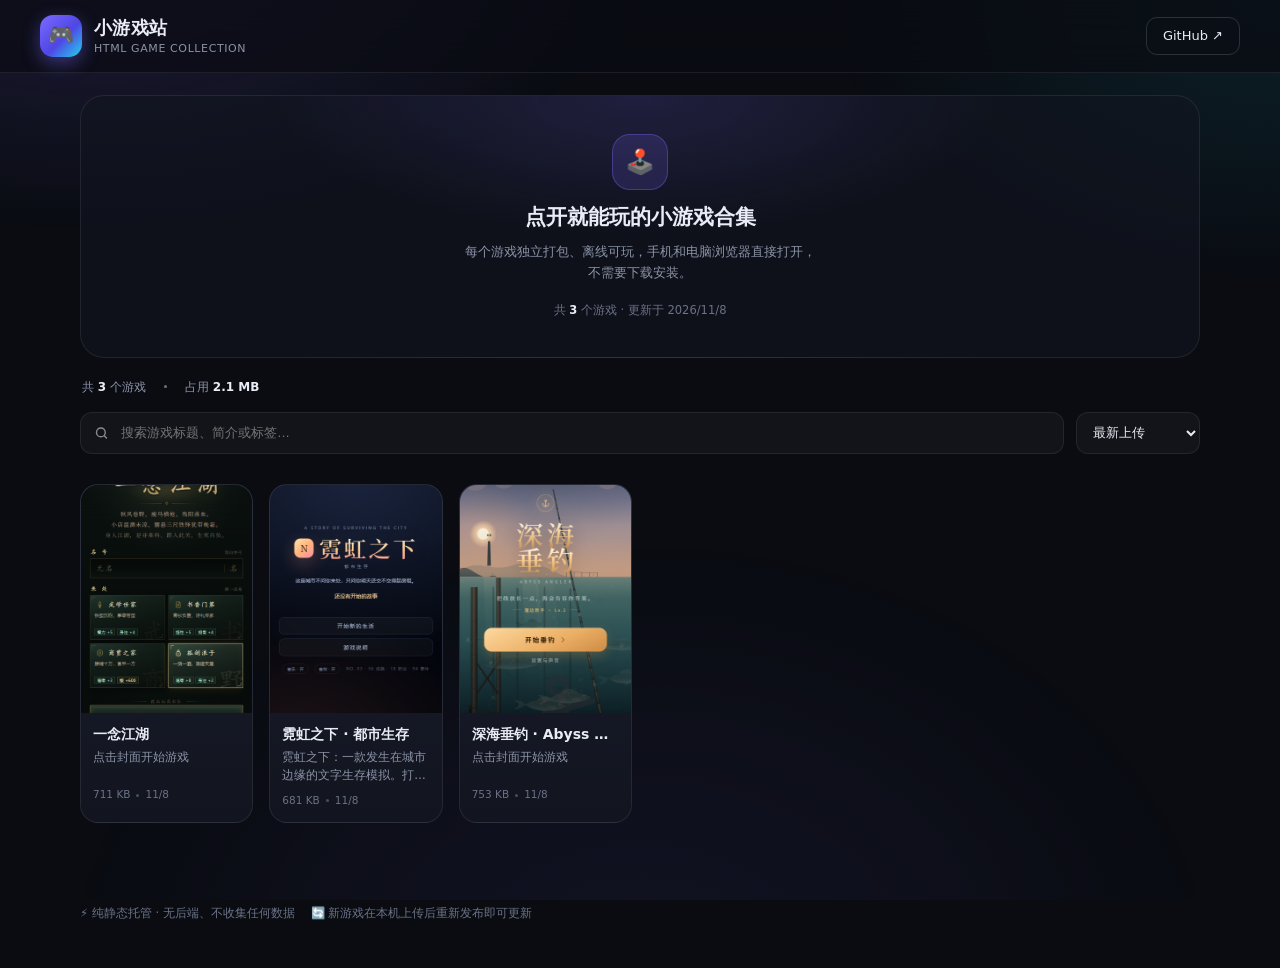
<file: index.html>
<!doctype html>
<html lang="zh-CN">
<head>
<meta charset="utf-8">
<meta name="viewport" content="width=device-width,initial-scale=1,viewport-fit=cover">
<title>小游戏站 · HTML 游戏合集</title>
<meta name="description" content="点开就能玩的 HTML 小游戏合集，手机和电脑都能直接打开。">
<link rel="icon" href="favicon.svg">
<link rel="stylesheet" href="style.css">
<link rel="stylesheet" href="static.css">
</head>
<body>
  <header class="topbar">
    <div class="brand">
      <div class="logo">🎮</div>
      <div>
        <h1>小游戏站</h1>
        <p class="sub">HTML GAME COLLECTION</p>
      </div>
    </div>
    <div class="top-actions">
      <a class="btn ghost" id="repo-link" href="#" target="_blank" rel="noopener" hidden>GitHub ↗</a>
    </div>
  </header>

  <main>
    <section class="hero static-hero">
      <div class="hero-icon">🕹️</div>
      <h2>点开就能玩的小游戏合集</h2>
      <p>每个游戏独立打包、离线可玩，手机和电脑浏览器直接打开，<br>不需要下载安装。</p>
      <div class="hint" id="static-hint">正在加载…</div>
    </section>

    <div class="stats" id="stats"></div>

    <div class="toolbar" id="toolbar" hidden>
      <div class="search-wrap">
        <svg width="15" height="15" viewBox="0 0 24 24" fill="none" stroke="currentColor" stroke-width="2.2" stroke-linecap="round"><circle cx="11" cy="11" r="7"></circle><path d="m20 20-3.2-3.2"></path></svg>
        <input class="search" id="search" type="search" placeholder="搜索游戏标题、简介或标签…" autocomplete="off">
      </div>
      <select class="select" id="sort" title="排序">
        <option value="new">最新上传</option>
        <option value="old">最早上传</option>
        <option value="name">名称 A → Z</option>
        <option value="size">文件从大到小</option>
      </select>
    </div>

    <div class="tags" id="tags" hidden></div>

    <section class="grid" id="grid"></section>

    <div class="empty" id="empty" hidden></div>
  </main>

  <footer>
    <div class="tips">
      <span>⚡ 纯静态托管 · 无后端、不收集任何数据</span>
      <span>🔄 新游戏在本机上传后重新发布即可更新</span>
    </div>
  </footer>

  <script>window.__SITE__ = {"title":"小游戏站","repoUrl":"https://github.com/dfqy114/mini-games","builtAt":"2026-11-08T05:51:39.059Z","count":3};</script>
  <script>window.__GAMES__ = [{"id":"65bf2510qw6n","title":"一念江湖","desc":"","tags":[],"size":727627,"fileCount":1,"uploadedAt":1794108279460,"cover":"covers/65bf2510qw6n.png","play":"play/65bf2510qw6n.html","src":"../g/65bf2510qw6n/index.html"},{"id":"6d66396fqtoe","title":"霓虹之下 · 都市生存","desc":"霓虹之下：一款发生在城市边缘的文字生存模拟。打工、学习、吃饭、租房、开店，在霓虹灯下活出自己的结局。","tags":[],"size":697007,"fileCount":1,"uploadedAt":1794108276166,"cover":"covers/6d66396fqtoe.png","play":"play/6d66396fqtoe.html","src":"../g/6d66396fqtoe/index.html"},{"id":"e4396e9cqqcr","title":"深海垂钓 · Abyss Angler","desc":"","tags":[],"size":771166,"fileCount":1,"uploadedAt":1794108271860,"cover":"covers/e4396e9cqqcr.png","play":"play/e4396e9cqqcr.html","src":"../g/e4396e9cqqcr/index.html"}];</script>
  <script src="static-app.js"></script>
</body>
</html>
</file>
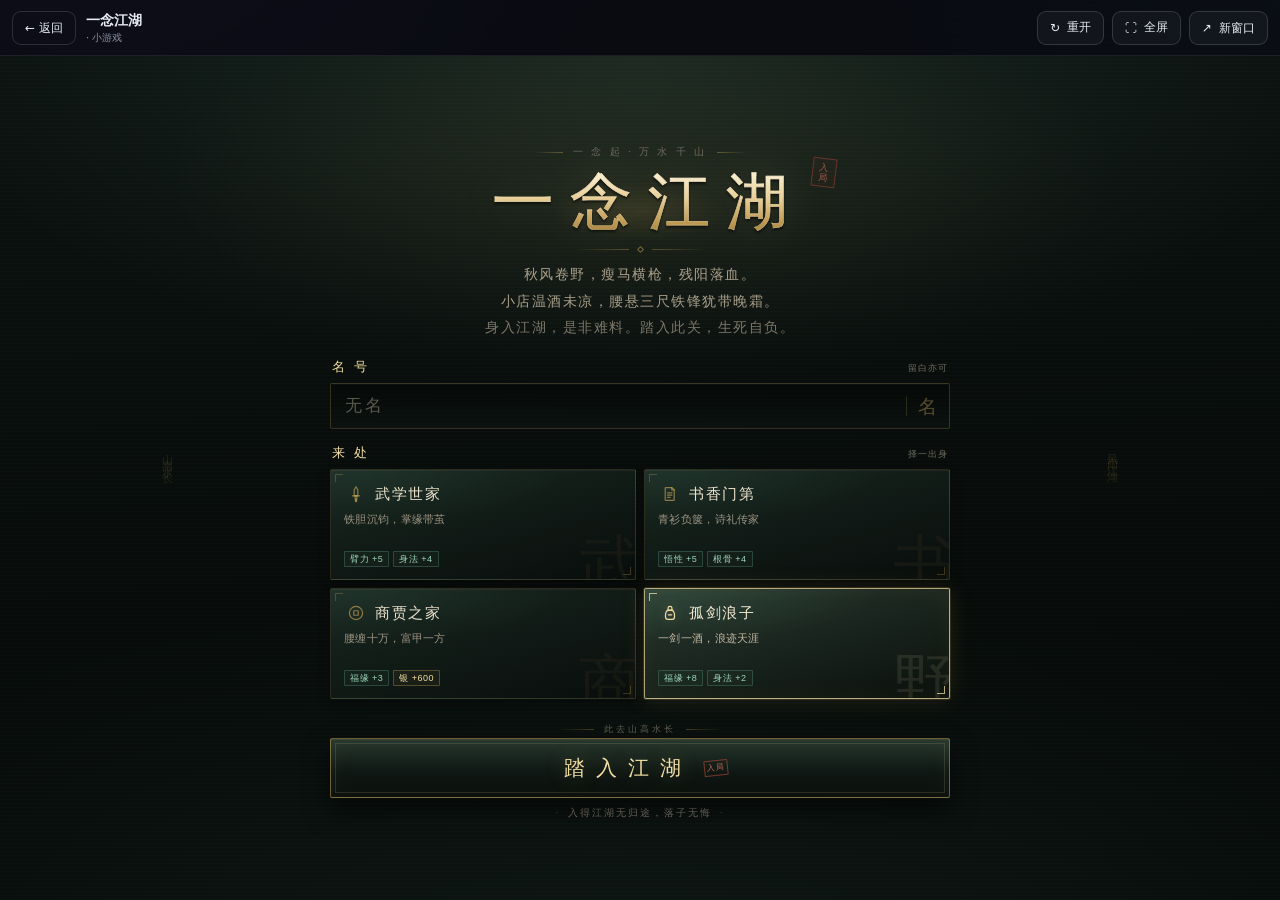
<file: play/65bf2510qw6n.html>
<!doctype html>
<html lang="zh-CN">
<head>
<meta charset="utf-8">
<meta name="viewport" content="width=device-width,initial-scale=1,viewport-fit=cover">
<title>游玩 · 小游戏站</title>
<meta name="description" content="HTML 小游戏，点开即玩。">
<link rel="icon" href="../favicon.svg">
<link rel="stylesheet" href="../style.css">
</head>
<body class="play-mode">
  <header class="playbar">
    <a class="btn ghost back" href="../" title="返回游戏列表">← 返回</a>
    <div class="title" id="play-title">加载中…<small id="play-sub"></small></div>
    <div class="play-actions">
      <button class="btn" id="btn-reload" title="重新载入游戏">↻ <span class="label">重开</span></button>
      <button class="btn" id="btn-full" title="全屏">⛶ <span class="label">全屏</span></button>
      <a class="btn" id="btn-open" target="_blank" rel="noopener" title="在新标签页打开">↗ <span class="label">新窗口</span></a>
    </div>
  </header>

  <div class="frame-wrap" id="frame-wrap">
    <iframe id="frame" title="游戏" allow="fullscreen; autoplay; gamepad; clipboard-write"
      sandbox="allow-scripts allow-same-origin allow-forms allow-modals allow-popups allow-downloads allow-pointer-lock"></iframe>
  </div>

  <div class="play-loading" id="play-loading">
    <div>
      <div class="spinner"></div>
      <div>游戏载入中…</div>
    </div>
  </div>

  <script>window.__GAME__ = {"title":"一念江湖","desc":"","tags":[],"src":"../g/65bf2510qw6n/index.html"};</script>
  <script src="../static-play.js"></script>
</body>
</html>
</file>
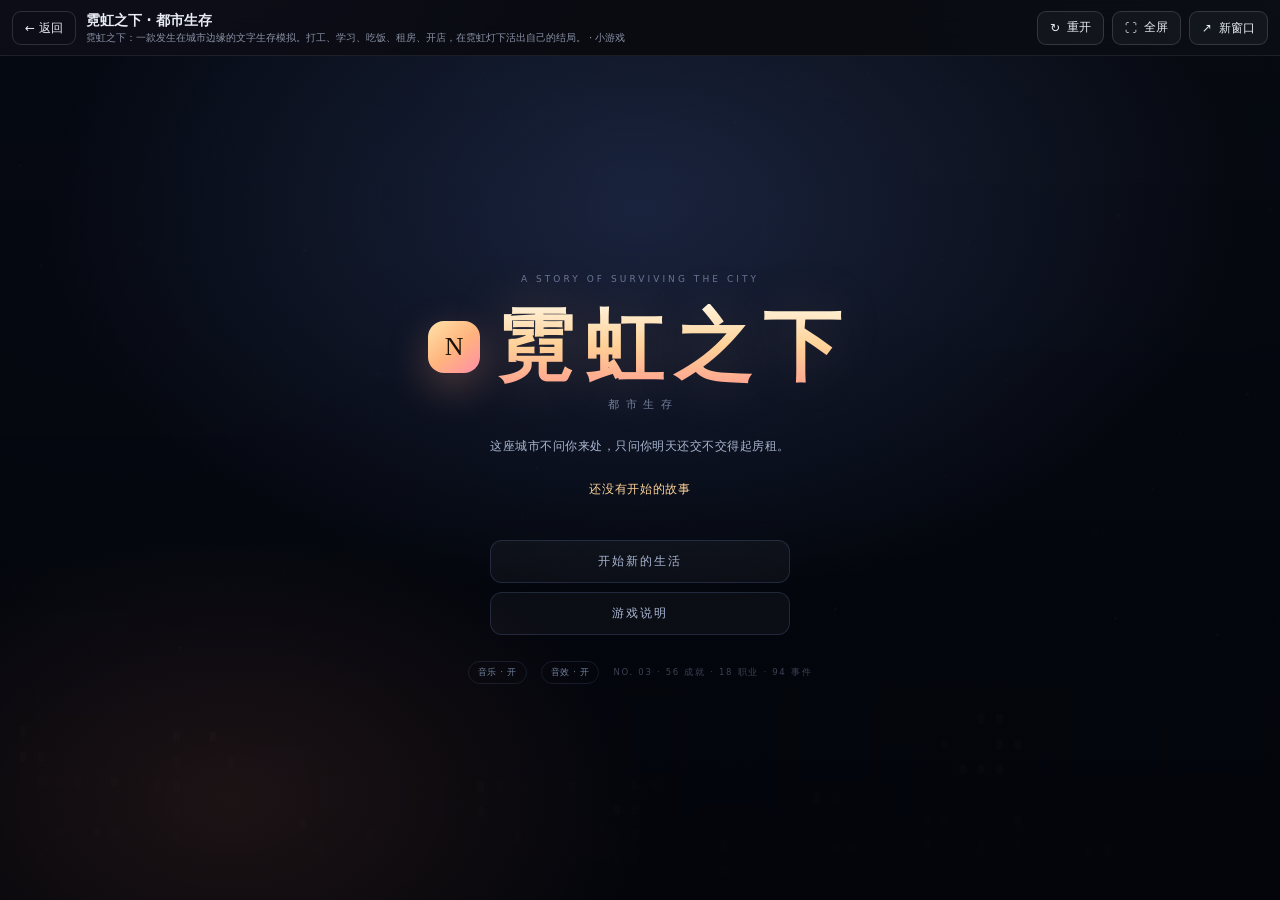
<file: play/6d66396fqtoe.html>
<!doctype html>
<html lang="zh-CN">
<head>
<meta charset="utf-8">
<meta name="viewport" content="width=device-width,initial-scale=1,viewport-fit=cover">
<title>游玩 · 小游戏站</title>
<meta name="description" content="HTML 小游戏，点开即玩。">
<link rel="icon" href="../favicon.svg">
<link rel="stylesheet" href="../style.css">
</head>
<body class="play-mode">
  <header class="playbar">
    <a class="btn ghost back" href="../" title="返回游戏列表">← 返回</a>
    <div class="title" id="play-title">加载中…<small id="play-sub"></small></div>
    <div class="play-actions">
      <button class="btn" id="btn-reload" title="重新载入游戏">↻ <span class="label">重开</span></button>
      <button class="btn" id="btn-full" title="全屏">⛶ <span class="label">全屏</span></button>
      <a class="btn" id="btn-open" target="_blank" rel="noopener" title="在新标签页打开">↗ <span class="label">新窗口</span></a>
    </div>
  </header>

  <div class="frame-wrap" id="frame-wrap">
    <iframe id="frame" title="游戏" allow="fullscreen; autoplay; gamepad; clipboard-write"
      sandbox="allow-scripts allow-same-origin allow-forms allow-modals allow-popups allow-downloads allow-pointer-lock"></iframe>
  </div>

  <div class="play-loading" id="play-loading">
    <div>
      <div class="spinner"></div>
      <div>游戏载入中…</div>
    </div>
  </div>

  <script>window.__GAME__ = {"title":"霓虹之下 · 都市生存","desc":"霓虹之下：一款发生在城市边缘的文字生存模拟。打工、学习、吃饭、租房、开店，在霓虹灯下活出自己的结局。","tags":[],"src":"../g/6d66396fqtoe/index.html"};</script>
  <script src="../static-play.js"></script>
</body>
</html>
</file>
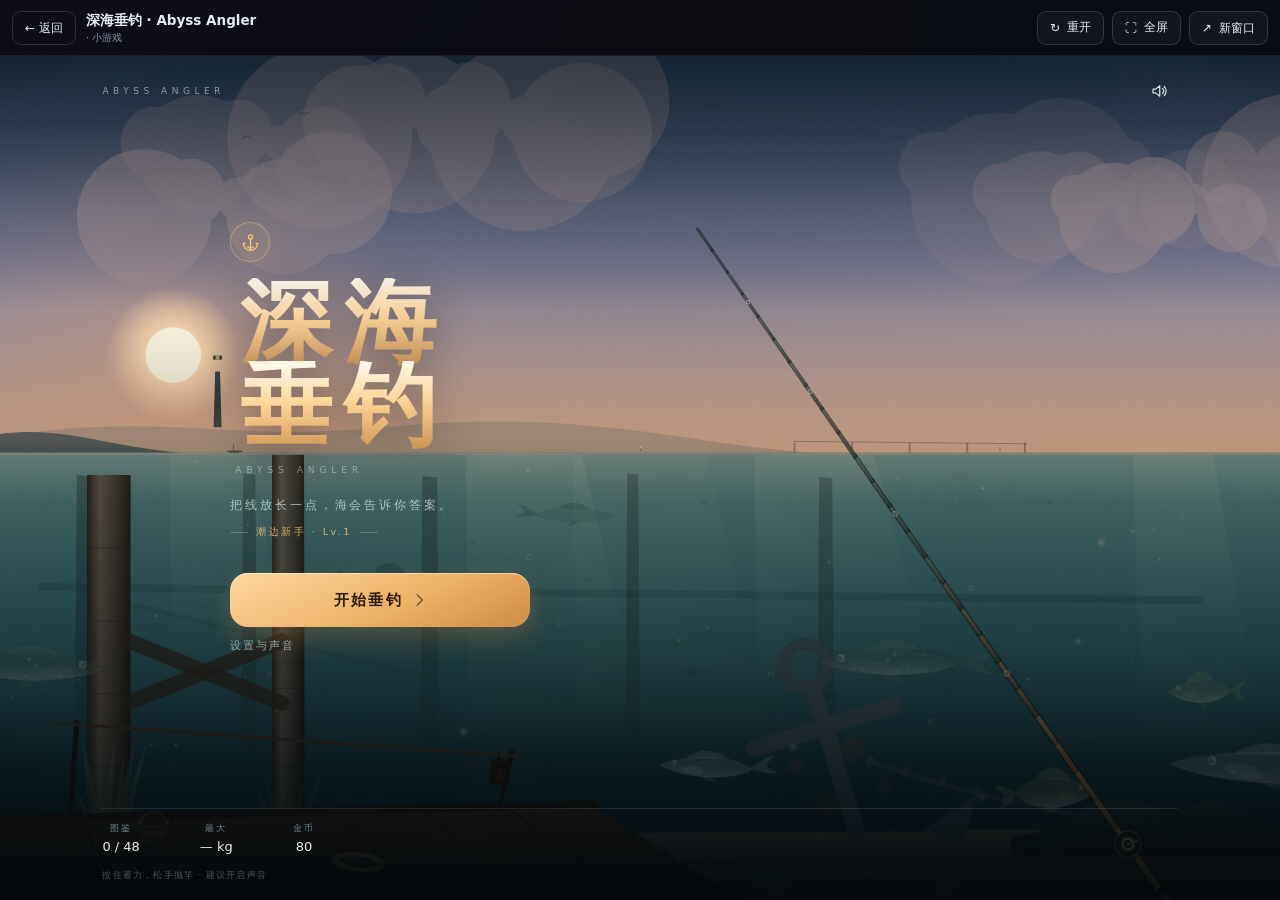
<file: play/e4396e9cqqcr.html>
<!doctype html>
<html lang="zh-CN">
<head>
<meta charset="utf-8">
<meta name="viewport" content="width=device-width,initial-scale=1,viewport-fit=cover">
<title>游玩 · 小游戏站</title>
<meta name="description" content="HTML 小游戏，点开即玩。">
<link rel="icon" href="../favicon.svg">
<link rel="stylesheet" href="../style.css">
</head>
<body class="play-mode">
  <header class="playbar">
    <a class="btn ghost back" href="../" title="返回游戏列表">← 返回</a>
    <div class="title" id="play-title">加载中…<small id="play-sub"></small></div>
    <div class="play-actions">
      <button class="btn" id="btn-reload" title="重新载入游戏">↻ <span class="label">重开</span></button>
      <button class="btn" id="btn-full" title="全屏">⛶ <span class="label">全屏</span></button>
      <a class="btn" id="btn-open" target="_blank" rel="noopener" title="在新标签页打开">↗ <span class="label">新窗口</span></a>
    </div>
  </header>

  <div class="frame-wrap" id="frame-wrap">
    <iframe id="frame" title="游戏" allow="fullscreen; autoplay; gamepad; clipboard-write"
      sandbox="allow-scripts allow-same-origin allow-forms allow-modals allow-popups allow-downloads allow-pointer-lock"></iframe>
  </div>

  <div class="play-loading" id="play-loading">
    <div>
      <div class="spinner"></div>
      <div>游戏载入中…</div>
    </div>
  </div>

  <script>window.__GAME__ = {"title":"深海垂钓 · Abyss Angler","desc":"","tags":[],"src":"../g/e4396e9cqqcr/index.html"};</script>
  <script src="../static-play.js"></script>
</body>
</html>
</file>
<file: style.css>
/* 小游戏站 · 样式（暗色 · 移动优先） */
:root {
  --bg: #0a0c12;
  --bg-soft: #0e1119;
  --panel: rgba(21, 25, 38, 0.78);
  --panel-solid: #151926;
  --panel-2: #1a1f30;
  --line: rgba(255, 255, 255, 0.08);
  --line-strong: rgba(255, 255, 255, 0.14);
  --text: #e9ecf5;
  --muted: #8b93a7;
  --muted-2: #6a7286;
  --accent: #7c6bff;
  --accent-2: #22d3ee;
  --accent-soft: rgba(124, 107, 255, 0.16);
  --danger: #ff5f6d;
  --ok: #34d399;
  --radius: 18px;
  --shadow: 0 18px 40px rgba(0, 0, 0, 0.45);
  --font: "PingFang SC", "Microsoft YaHei", "Segoe UI", system-ui, -apple-system, sans-serif;
}

* { box-sizing: border-box; }
html, body { margin: 0; padding: 0; }
body {
  min-height: 100vh;
  background: var(--bg);
  color: var(--text);
  font-family: var(--font);
  font-size: 14px;
  line-height: 1.5;
  -webkit-font-smoothing: antialiased;
  overflow-x: hidden;
}
body::before {
  content: "";
  position: fixed;
  inset: 0;
  pointer-events: none;
  background:
    radial-gradient(900px 520px at 8% -10%, rgba(124, 107, 255, 0.20), transparent 62%),
    radial-gradient(760px 480px at 100% 0%, rgba(34, 211, 238, 0.10), transparent 60%),
    radial-gradient(900px 700px at 50% 110%, rgba(124, 107, 255, 0.08), transparent 65%);
  z-index: 0;
}
a { color: inherit; text-decoration: none; }
button { font-family: inherit; }
::selection { background: rgba(124, 107, 255, 0.4); }

/* 滚动条 */
::-webkit-scrollbar { width: 10px; height: 10px; }
::-webkit-scrollbar-thumb { background: #242a3d; border-radius: 8px; border: 2px solid var(--bg); }
::-webkit-scrollbar-track { background: transparent; }

/* ---------------- 顶栏 ---------------- */
.topbar {
  position: sticky;
  top: 0;
  z-index: 60;
  display: flex;
  align-items: center;
  justify-content: space-between;
  gap: 16px;
  padding: 14px clamp(16px, 4vw, 40px);
  background: rgba(10, 12, 18, 0.72);
  backdrop-filter: blur(18px);
  -webkit-backdrop-filter: blur(18px);
  border-bottom: 1px solid var(--line);
}
.brand { display: flex; align-items: center; gap: 12px; min-width: 0; }
.logo {
  width: 42px; height: 42px;
  display: grid; place-items: center;
  border-radius: 13px;
  background: linear-gradient(135deg, var(--accent), #4f46e5 55%, var(--accent-2));
  box-shadow: 0 6px 18px rgba(124, 107, 255, 0.42);
  font-size: 21px;
  flex: none;
}
.brand h1 { margin: 0; font-size: 18px; font-weight: 700; letter-spacing: 0.3px; }
.brand .sub { margin: 0; font-size: 11px; color: var(--muted); letter-spacing: 0.6px; }
.top-actions { display: flex; align-items: center; gap: 10px; flex: none; }

/* ---------------- 按钮 ---------------- */
.btn {
  display: inline-flex;
  align-items: center;
  justify-content: center;
  gap: 7px;
  height: 38px;
  padding: 0 16px;
  border-radius: 11px;
  border: 1px solid var(--line-strong);
  background: rgba(255, 255, 255, 0.04);
  color: var(--text);
  font-size: 13px;
  font-weight: 500;
  cursor: pointer;
  white-space: nowrap;
  transition: transform 0.15s ease, background 0.18s ease, border-color 0.18s ease, box-shadow 0.18s ease;
  -webkit-tap-highlight-color: transparent;
}
.btn:hover { background: rgba(255, 255, 255, 0.09); border-color: rgba(255, 255, 255, 0.22); }
.btn:active { transform: scale(0.97); }
.btn.primary {
  background: linear-gradient(135deg, var(--accent), #5b4df0);
  border-color: transparent;
  box-shadow: 0 8px 22px rgba(124, 107, 255, 0.35);
}
.btn.primary:hover { background: linear-gradient(135deg, #8a7bff, #6558f2); }
.btn.ghost { background: transparent; }
.btn.big { height: 46px; padding: 0 26px; font-size: 14px; border-radius: 13px; }
.btn.icon { width: 38px; padding: 0; font-size: 16px; }
.btn.danger { background: rgba(255, 95, 109, 0.12); border-color: rgba(255, 95, 109, 0.4); color: #ff8f99; }
.btn.danger:hover { background: rgba(255, 95, 109, 0.22); }
.btn:disabled { opacity: 0.5; cursor: not-allowed; }

/* ---------------- 主容器 ---------------- */
main {
  position: relative;
  z-index: 1;
  width: min(1200px, 100%);
  margin: 0 auto;
  padding: 22px clamp(16px, 4vw, 40px) 40px;
}

/* ---------------- 上传区 ---------------- */
.hero {
  position: relative;
  border: 1.5px dashed rgba(124, 107, 255, 0.38);
  border-radius: 24px;
  background:
    radial-gradient(520px 200px at 50% 0%, rgba(124, 107, 255, 0.16), transparent 70%),
    rgba(18, 21, 33, 0.62);
  padding: 38px 24px;
  text-align: center;
  transition: border-color 0.2s ease, background 0.2s ease, transform 0.2s ease;
}
.hero.dragover {
  border-color: var(--accent);
  background:
    radial-gradient(560px 240px at 50% 0%, rgba(124, 107, 255, 0.3), transparent 72%),
    rgba(24, 27, 44, 0.9);
  transform: scale(1.005);
}
.hero .hero-icon {
  width: 56px; height: 56px;
  margin: 0 auto 12px;
  display: grid; place-items: center;
  border-radius: 18px;
  background: var(--accent-soft);
  border: 1px solid rgba(124, 107, 255, 0.35);
  font-size: 24px;
}
.hero h2 { margin: 0 0 8px; font-size: clamp(17px, 2.4vw, 21px); font-weight: 700; }
.hero p { margin: 0 auto 18px; max-width: 560px; color: var(--muted); font-size: 12.5px; line-height: 1.7; }
.hero p b { color: #c9c2ff; font-weight: 600; }
.hero .hint { margin-top: 14px; font-size: 11px; color: var(--muted-2); }

/* ---------------- 统计 ---------------- */
.stats {
  display: flex;
  flex-wrap: wrap;
  align-items: center;
  gap: 8px 18px;
  margin: 20px 2px 4px;
  font-size: 12px;
  color: var(--muted);
}
.stats .dot { width: 3px; height: 3px; border-radius: 50%; background: var(--muted-2); }
.stats strong { color: var(--text); font-weight: 600; }

/* ---------------- 工具栏 ---------------- */
.toolbar {
  display: flex;
  align-items: center;
  gap: 12px;
  margin: 16px 0 12px;
}
.search-wrap { position: relative; flex: 1; min-width: 0; }
.search-wrap svg { position: absolute; left: 14px; top: 50%; transform: translateY(-50%); opacity: 0.55; }
.search, .select {
  width: 100%;
  height: 42px;
  border-radius: 12px;
  border: 1px solid var(--line);
  background: rgba(255, 255, 255, 0.035);
  color: var(--text);
  font-size: 13px;
  outline: none;
  transition: border-color 0.18s ease, background 0.18s ease;
}
.search { padding: 0 14px 0 40px; }
.select { width: auto; padding: 0 12px; cursor: pointer; }
.search:focus, .select:focus { border-color: rgba(124, 107, 255, 0.6); background: rgba(124, 107, 255, 0.07); }
.select option { background: var(--panel-2); color: var(--text); }

/* ---------------- 标签 ---------------- */
.tags { display: flex; flex-wrap: wrap; gap: 8px; margin: 0 0 18px; }
.tag {
  height: 30px;
  padding: 0 13px;
  display: inline-flex;
  align-items: center;
  gap: 6px;
  border-radius: 999px;
  border: 1px solid var(--line);
  background: rgba(255, 255, 255, 0.03);
  color: var(--muted);
  font-size: 12px;
  cursor: pointer;
  transition: all 0.16s ease;
  -webkit-tap-highlight-color: transparent;
}
.tag:hover { color: var(--text); border-color: var(--line-strong); }
.tag.active {
  color: #fff;
  background: linear-gradient(135deg, rgba(124, 107, 255, 0.9), rgba(91, 77, 240, 0.85));
  border-color: transparent;
  box-shadow: 0 6px 16px rgba(124, 107, 255, 0.32);
}

/* ---------------- 卡片网格 ---------------- */
.grid {
  display: grid;
  grid-template-columns: repeat(auto-fill, minmax(165px, 1fr));
  gap: 16px;
}
.card {
  position: relative;
  border-radius: var(--radius);
  border: 1px solid var(--line);
  background: linear-gradient(180deg, var(--panel-2), #12151f);
  overflow: hidden;
  transition: transform 0.2s ease, border-color 0.2s ease, box-shadow 0.2s ease;
  animation: cardIn 0.35s ease both;
}
@keyframes cardIn {
  from { opacity: 0; transform: translateY(8px); }
  to { opacity: 1; transform: none; }
}
.card:hover {
  transform: translateY(-4px);
  border-color: rgba(124, 107, 255, 0.45);
  box-shadow: 0 16px 34px rgba(0, 0, 0, 0.5);
}
.card .cover {
  position: relative;
  aspect-ratio: 3 / 4;
  background: linear-gradient(160deg, #232840, #161a28 60%, #10131c);
  overflow: hidden;
  cursor: pointer;
}
.card .cover img {
  position: absolute;
  inset: 0;
  z-index: 1;
  width: 100%; height: 100%;
  object-fit: cover;
  display: block;
  transition: transform 0.35s ease;
}
.card:hover .cover img { transform: scale(1.04); }
.cover-fallback {
  position: absolute;
  inset: 0;
  z-index: 0;
  display: flex;
  flex-direction: column;
  align-items: center;
  justify-content: center;
  gap: 8px;
  background: radial-gradient(120% 90% at 50% 12%, rgba(124, 107, 255, 0.28), transparent 60%);
}
.cover-fallback .initial {
  font-size: 40px;
  font-weight: 800;
  letter-spacing: 2px;
  background: linear-gradient(135deg, #b9b1ff, #6ee7f9);
  -webkit-background-clip: text;
  background-clip: text;
  color: transparent;
  text-shadow: 0 8px 24px rgba(124, 107, 255, 0.25);
}
.cover-fallback .ghost-text { font-size: 10px; color: rgba(255, 255, 255, 0.32); letter-spacing: 3px; }
.card .play-hint {
  position: absolute;
  right: 10px; bottom: 10px;
  z-index: 2;
  width: 36px; height: 36px;
  border-radius: 50%;
  display: grid; place-items: center;
  background: rgba(10, 12, 18, 0.62);
  border: 1px solid rgba(255, 255, 255, 0.22);
  backdrop-filter: blur(8px);
  font-size: 13px;
  opacity: 0;
  transform: translateY(6px) scale(0.9);
  transition: all 0.2s ease;
}
.card:hover .play-hint { opacity: 1; transform: none; }
.badge-new {
  position: absolute; left: 10px; top: 10px;
  z-index: 2;
  height: 22px; padding: 0 9px;
  display: inline-flex; align-items: center;
  border-radius: 999px;
  font-size: 10px; font-weight: 600; letter-spacing: 0.5px;
  color: #061014;
  background: linear-gradient(135deg, #67e8f9, #22d3ee);
  box-shadow: 0 4px 12px rgba(34, 211, 238, 0.4);
}
.badge-plays {
  position: absolute; left: 10px; bottom: 10px;
  z-index: 2;
  height: 22px; padding: 0 9px;
  display: inline-flex; align-items: center; gap: 4px;
  border-radius: 999px;
  font-size: 10.5px;
  color: #cfd5e4;
  background: rgba(10, 12, 18, 0.6);
  border: 1px solid rgba(255, 255, 255, 0.14);
  backdrop-filter: blur(6px);
}
.card-actions {
  position: absolute;
  top: 10px; right: 10px;
  z-index: 2;
  display: flex;
  gap: 6px;
  opacity: 0;
  transform: translateY(-4px);
  transition: all 0.18s ease;
}
.card:hover .card-actions, .card:focus-within .card-actions { opacity: 1; transform: none; }
.mini-btn {
  width: 30px; height: 30px;
  display: grid; place-items: center;
  border-radius: 9px;
  border: 1px solid rgba(255, 255, 255, 0.16);
  background: rgba(10, 12, 18, 0.66);
  color: #dfe4f2;
  font-size: 13px;
  cursor: pointer;
  backdrop-filter: blur(8px);
  transition: background 0.16s ease, color 0.16s ease;
}
.mini-btn:hover { background: rgba(255, 255, 255, 0.16); }
.mini-btn.danger:hover { background: rgba(255, 95, 109, 0.85); color: #fff; }
.card-body { padding: 11px 12px 13px; }
.card-title {
  margin: 0 0 4px;
  font-size: 14px;
  font-weight: 600;
  white-space: nowrap;
  overflow: hidden;
  text-overflow: ellipsis;
}
.card-desc {
  margin: 0 0 8px;
  min-height: 30px;
  font-size: 11.5px;
  line-height: 1.55;
  color: var(--muted);
  display: -webkit-box;
  -webkit-line-clamp: 2;
  -webkit-box-orient: vertical;
  overflow: hidden;
}
.card-meta {
  display: flex;
  align-items: center;
  gap: 6px;
  font-size: 10.5px;
  color: var(--muted-2);
}
.card-meta .tag-dot { width: 3px; height: 3px; border-radius: 50%; background: currentColor; opacity: 0.6; }

/* ---------------- 空状态 ---------------- */
.empty {
  padding: 70px 20px;
  text-align: center;
  color: var(--muted);
}
.empty .emoji { font-size: 46px; margin-bottom: 14px; opacity: 0.9; }
.empty h3 { margin: 0 0 8px; font-size: 16px; color: var(--text); }
.empty p { margin: 0; font-size: 12.5px; line-height: 1.8; }
.empty a { color: #a99fff; }

/* ---------------- 页脚 ---------------- */
footer {
  position: relative;
  z-index: 1;
  width: min(1200px, 100%);
  margin: 0 auto;
  padding: 6px clamp(16px, 4vw, 40px) 44px;
  color: var(--muted-2);
  font-size: 11.5px;
  line-height: 1.9;
}
footer .lan {
  display: flex;
  flex-wrap: wrap;
  align-items: center;
  gap: 8px;
  margin-bottom: 10px;
  color: var(--muted);
}
footer code {
  padding: 2px 8px;
  border-radius: 7px;
  background: rgba(255, 255, 255, 0.06);
  border: 1px solid var(--line);
  color: #c6cde0;
  font-family: Consolas, "Courier New", monospace;
  font-size: 11px;
}
footer .copy {
  height: 26px;
  padding: 0 10px;
  border-radius: 8px;
  border: 1px solid var(--line-strong);
  background: transparent;
  color: var(--muted);
  font-size: 11px;
  cursor: pointer;
}
footer .copy:hover { color: var(--text); background: rgba(255, 255, 255, 0.06); }
footer .tips { display: flex; flex-wrap: wrap; gap: 4px 16px; }

/* ---------------- 拖拽遮罩 ---------------- */
.drop-overlay {
  position: fixed;
  inset: 0;
  z-index: 90;
  display: grid;
  place-items: center;
  background: rgba(6, 8, 13, 0.72);
  backdrop-filter: blur(6px);
  pointer-events: none;
}
.drop-overlay[hidden] { display: none; }
.drop-overlay .inner {
  width: min(560px, 86vw);
  padding: 54px 24px;
  border: 2px dashed rgba(124, 107, 255, 0.75);
  border-radius: 26px;
  background: rgba(124, 107, 255, 0.1);
  text-align: center;
}
.drop-overlay .inner .big { font-size: 34px; margin-bottom: 10px; }
.drop-overlay .inner h3 { margin: 0 0 6px; font-size: 20px; }
.drop-overlay .inner p { margin: 0; color: var(--muted); font-size: 12.5px; }

/* ---------------- 上传进度 ---------------- */
.uploads {
  position: fixed;
  right: 18px; bottom: 18px;
  z-index: 100;
  width: min(340px, calc(100vw - 36px));
  display: flex;
  flex-direction: column;
  gap: 8px;
  pointer-events: none;
}
.upload-item {
  pointer-events: auto;
  padding: 11px 13px;
  border-radius: 14px;
  border: 1px solid var(--line-strong);
  background: rgba(18, 21, 32, 0.94);
  box-shadow: var(--shadow);
  backdrop-filter: blur(12px);
  animation: cardIn 0.25s ease both;
}
.upload-item .row { display: flex; align-items: center; gap: 8px; margin-bottom: 8px; }
.upload-item .name {
  flex: 1;
  min-width: 0;
  font-size: 12px;
  font-weight: 500;
  white-space: nowrap;
  overflow: hidden;
  text-overflow: ellipsis;
}
.upload-item .pct { font-size: 11px; color: var(--muted); font-variant-numeric: tabular-nums; }
.upload-item .bar {
  height: 5px;
  border-radius: 999px;
  background: rgba(255, 255, 255, 0.09);
  overflow: hidden;
}
.upload-item .bar i {
  display: block;
  height: 100%;
  width: 0;
  border-radius: inherit;
  background: linear-gradient(90deg, var(--accent), var(--accent-2));
  transition: width 0.18s ease;
}
.upload-item.done .bar i { background: var(--ok); }
.upload-item.error .bar i { background: var(--danger); }
.upload-item .msg { margin-top: 6px; font-size: 11px; color: var(--muted); }
.upload-item.error .msg { color: #ff8f99; }
.upload-item.done .msg { color: var(--ok); }

/* ---------------- 弹窗 ---------------- */
dialog {
  padding: 0;
  border: 1px solid var(--line-strong);
  border-radius: 20px;
  background: #141827;
  color: var(--text);
  width: min(460px, calc(100vw - 32px));
  box-shadow: 0 30px 80px rgba(0, 0, 0, 0.6);
}
dialog::backdrop { background: rgba(5, 7, 12, 0.7); backdrop-filter: blur(4px); }
.dialog-body { padding: 22px 22px 18px; }
.dialog-body h3 { margin: 0 0 4px; font-size: 17px; }
.dialog-body .dialog-sub { margin: 0 0 18px; font-size: 12px; color: var(--muted); }
.field { margin-bottom: 14px; }
.field label { display: block; margin-bottom: 6px; font-size: 12px; color: var(--muted); }
.field input[type="text"], .field textarea {
  width: 100%;
  padding: 10px 12px;
  border-radius: 10px;
  border: 1px solid var(--line);
  background: rgba(255, 255, 255, 0.04);
  color: var(--text);
  font-family: inherit;
  font-size: 13px;
  outline: none;
  resize: vertical;
  transition: border-color 0.16s ease;
}
.field input[type="text"]:focus, .field textarea:focus { border-color: rgba(124, 107, 255, 0.6); }
.field textarea { min-height: 66px; }
.field .hint { margin-top: 5px; font-size: 10.5px; color: var(--muted-2); }
.dialog-actions {
  display: flex;
  flex-wrap: wrap;
  align-items: center;
  gap: 8px;
  margin-top: 18px;
}
.dialog-actions .grow { flex: 1; }
.cover-row { display: flex; align-items: center; gap: 12px; }
.cover-row .cover-preview {
  width: 52px; height: 68px;
  border-radius: 10px;
  border: 1px solid var(--line);
  background: #10131c center/cover no-repeat;
  flex: none;
}
.cover-row .cover-actions { display: flex; flex-direction: column; gap: 6px; align-items: flex-start; }
.cover-row .cover-actions button { height: 28px; padding: 0 10px; font-size: 11px; }

/* ---------------- Toast ---------------- */
#toast {
  position: fixed;
  left: 50%; bottom: 30px;
  z-index: 200;
  transform: translate(-50%, 20px);
  padding: 10px 18px;
  border-radius: 999px;
  border: 1px solid var(--line-strong);
  background: rgba(20, 24, 36, 0.96);
  box-shadow: var(--shadow);
  font-size: 12.5px;
  opacity: 0;
  pointer-events: none;
  transition: opacity 0.2s ease, transform 0.2s ease;
  max-width: 80vw;
}
#toast.show { opacity: 1; transform: translate(-50%, 0); }
#toast.error { border-color: rgba(255, 95, 109, 0.5); color: #ffb3b9; }
#toast.ok { border-color: rgba(52, 211, 153, 0.4); color: #a7f3d0; }

/* ---------------- 播放页 ---------------- */
body.play-mode { overflow: hidden; height: 100vh; }
.playbar {
  position: fixed;
  top: 0; left: 0; right: 0;
  z-index: 30;
  height: 56px;
  display: flex;
  align-items: center;
  gap: 10px;
  padding: 0 12px;
  background: rgba(10, 12, 18, 0.82);
  backdrop-filter: blur(16px);
  border-bottom: 1px solid var(--line);
}
.playbar .back { flex: none; }
.playbar .title {
  flex: 1;
  min-width: 0;
  font-size: 13.5px;
  font-weight: 600;
  white-space: nowrap;
  overflow: hidden;
  text-overflow: ellipsis;
}
.playbar .title small {
  display: block;
  font-size: 10px;
  font-weight: 400;
  color: var(--muted);
  overflow: hidden;
  text-overflow: ellipsis;
  white-space: nowrap;
}
.playbar .play-actions { display: flex; align-items: center; gap: 8px; flex: none; }
.playbar .btn { height: 34px; padding: 0 12px; font-size: 12px; border-radius: 9px; }
.playbar .btn .label { display: inline; }
.frame-wrap {
  position: fixed;
  top: 56px; left: 0; right: 0; bottom: 0;
  background: #05070c;
}
.frame-wrap iframe {
  width: 100%; height: 100%;
  border: 0;
  display: block;
  background: #05070c;
}
.play-loading {
  position: fixed;
  inset: 56px 0 0 0;
  z-index: 20;
  display: grid;
  place-items: center;
  background: #080a10;
  color: var(--muted);
  font-size: 12.5px;
  gap: 12px;
  transition: opacity 0.35s ease;
}
.play-loading[hidden] { display: none; }
.spinner {
  width: 30px; height: 30px;
  border-radius: 50%;
  border: 2.5px solid rgba(255, 255, 255, 0.14);
  border-top-color: var(--accent);
  animation: spin 0.8s linear infinite;
  margin: 0 auto 12px;
}
@keyframes spin { to { transform: rotate(360deg); } }

/* 触屏设备没有 hover，操作按钮与播放提示常显 */
@media (hover: none) {
  .card-actions { opacity: 1; transform: none; }
  .card .play-hint { opacity: 0.85; transform: none; }
}

/* ---------------- 响应式 ---------------- */
@media (max-width: 640px) {
  .topbar { padding: 12px 14px; gap: 10px; }
  .brand .sub { display: none; }
  .logo { width: 38px; height: 38px; border-radius: 11px; font-size: 19px; }
  .brand h1 { font-size: 16px; }
  .top-actions .btn.primary { height: 36px; padding: 0 12px; font-size: 12.5px; }
  .btn.icon { display: none; }
  main { padding: 16px 14px 30px; }
  .hero { padding: 26px 16px; border-radius: 20px; }
  .hero .hero-icon { width: 48px; height: 48px; font-size: 21px; border-radius: 15px; }
  .hero p { font-size: 12px; }
  .grid { grid-template-columns: repeat(auto-fill, minmax(150px, 1fr)); gap: 12px; }
  .card-body { padding: 10px 10px 12px; }
  .card-title { font-size: 13px; }
  .card-desc { font-size: 11px; min-height: 28px; }
  .card-actions { opacity: 1; transform: none; }
  .card .play-hint { opacity: 0.85; transform: none; width: 30px; height: 30px; font-size: 11px; }
  footer { padding: 0 14px 34px; }
  .playbar { height: 50px; padding: 0 8px; gap: 6px; }
  .playbar .btn { padding: 0 9px; }
  .playbar .btn .label { display: none; }
  .frame-wrap { top: 50px; }
  .play-loading { inset: 50px 0 0 0; }
  .uploads { left: 12px; right: 12px; bottom: 12px; width: auto; }
}
</file>
<file: static.css>
/* 小游戏站 · 静态版补充样式 */

.static-hero { border-style: solid; border-color: var(--line); }
.static-hero .hint { margin-top: 0; font-size: 11.5px; }
#static-hint strong { color: var(--text); font-weight: 600; }

footer { margin-top: 34px; }
footer .tips a { color: #a99fff; }
</file>
